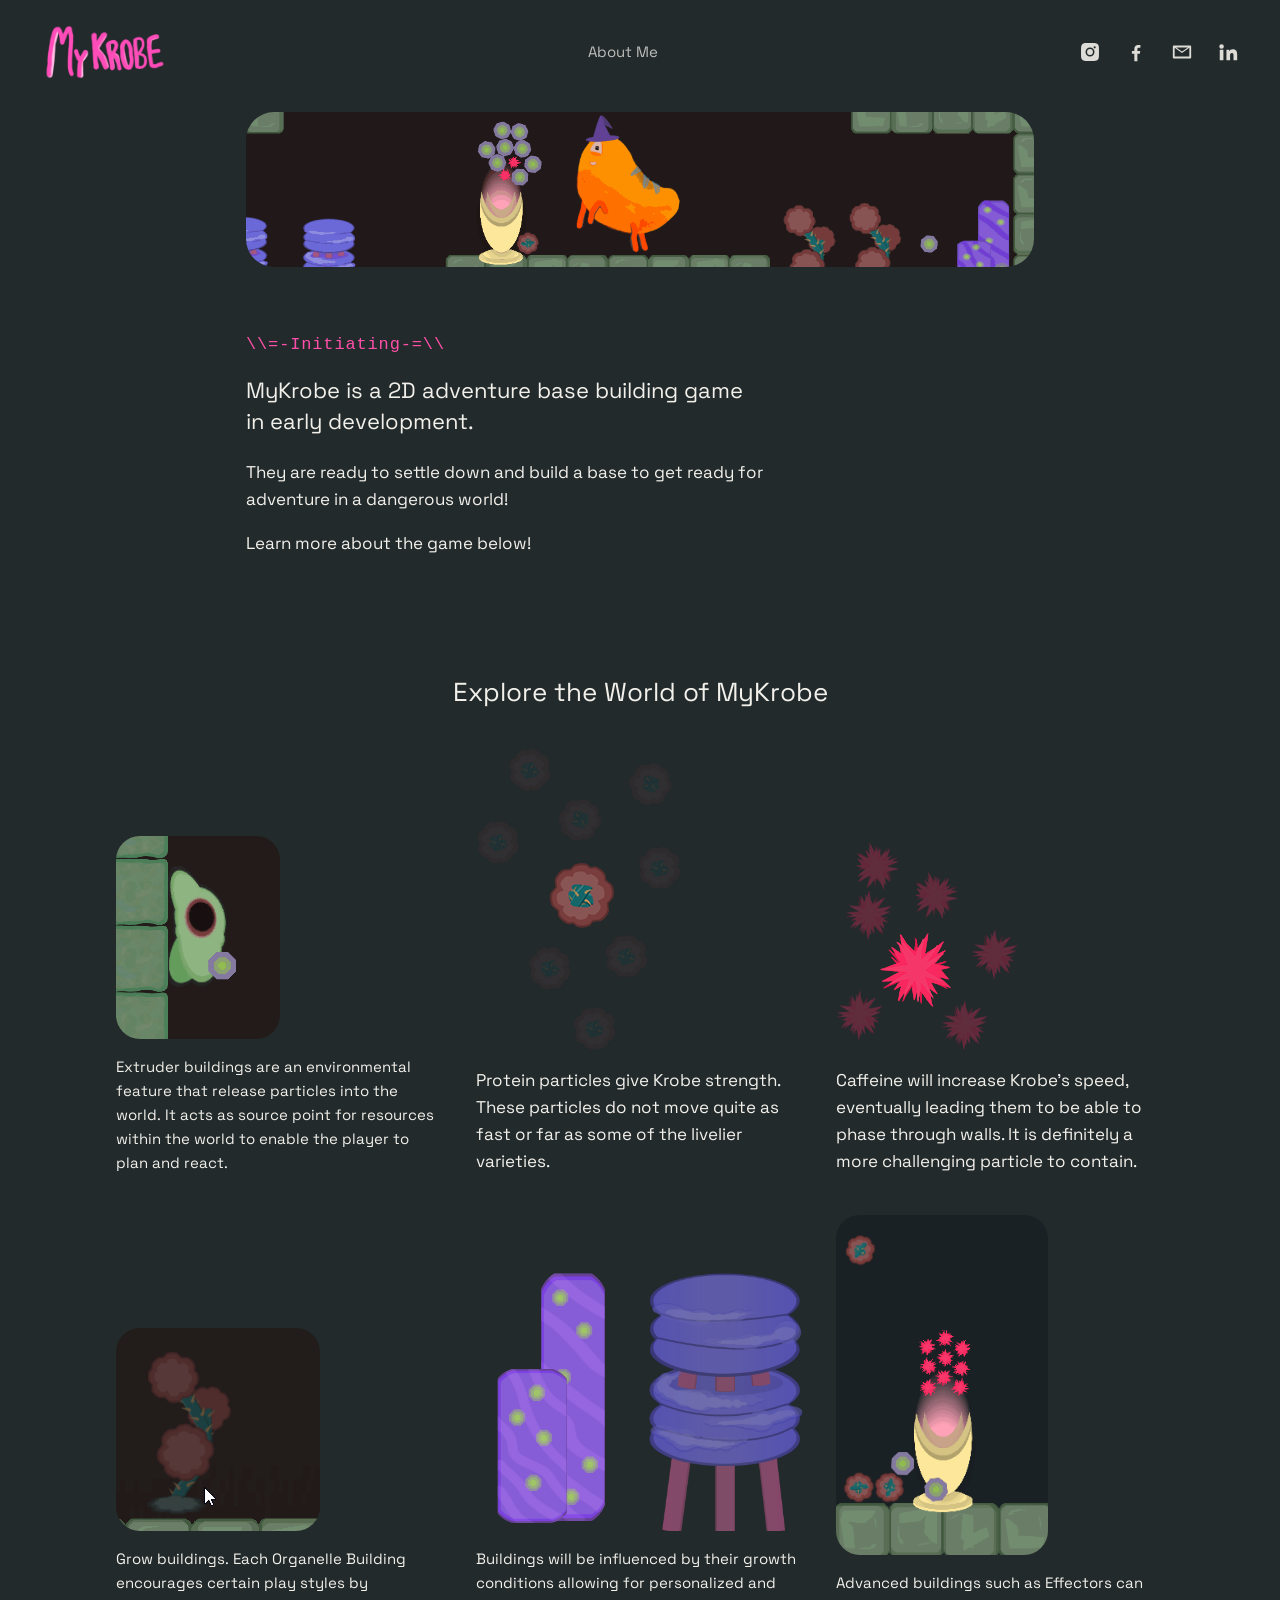
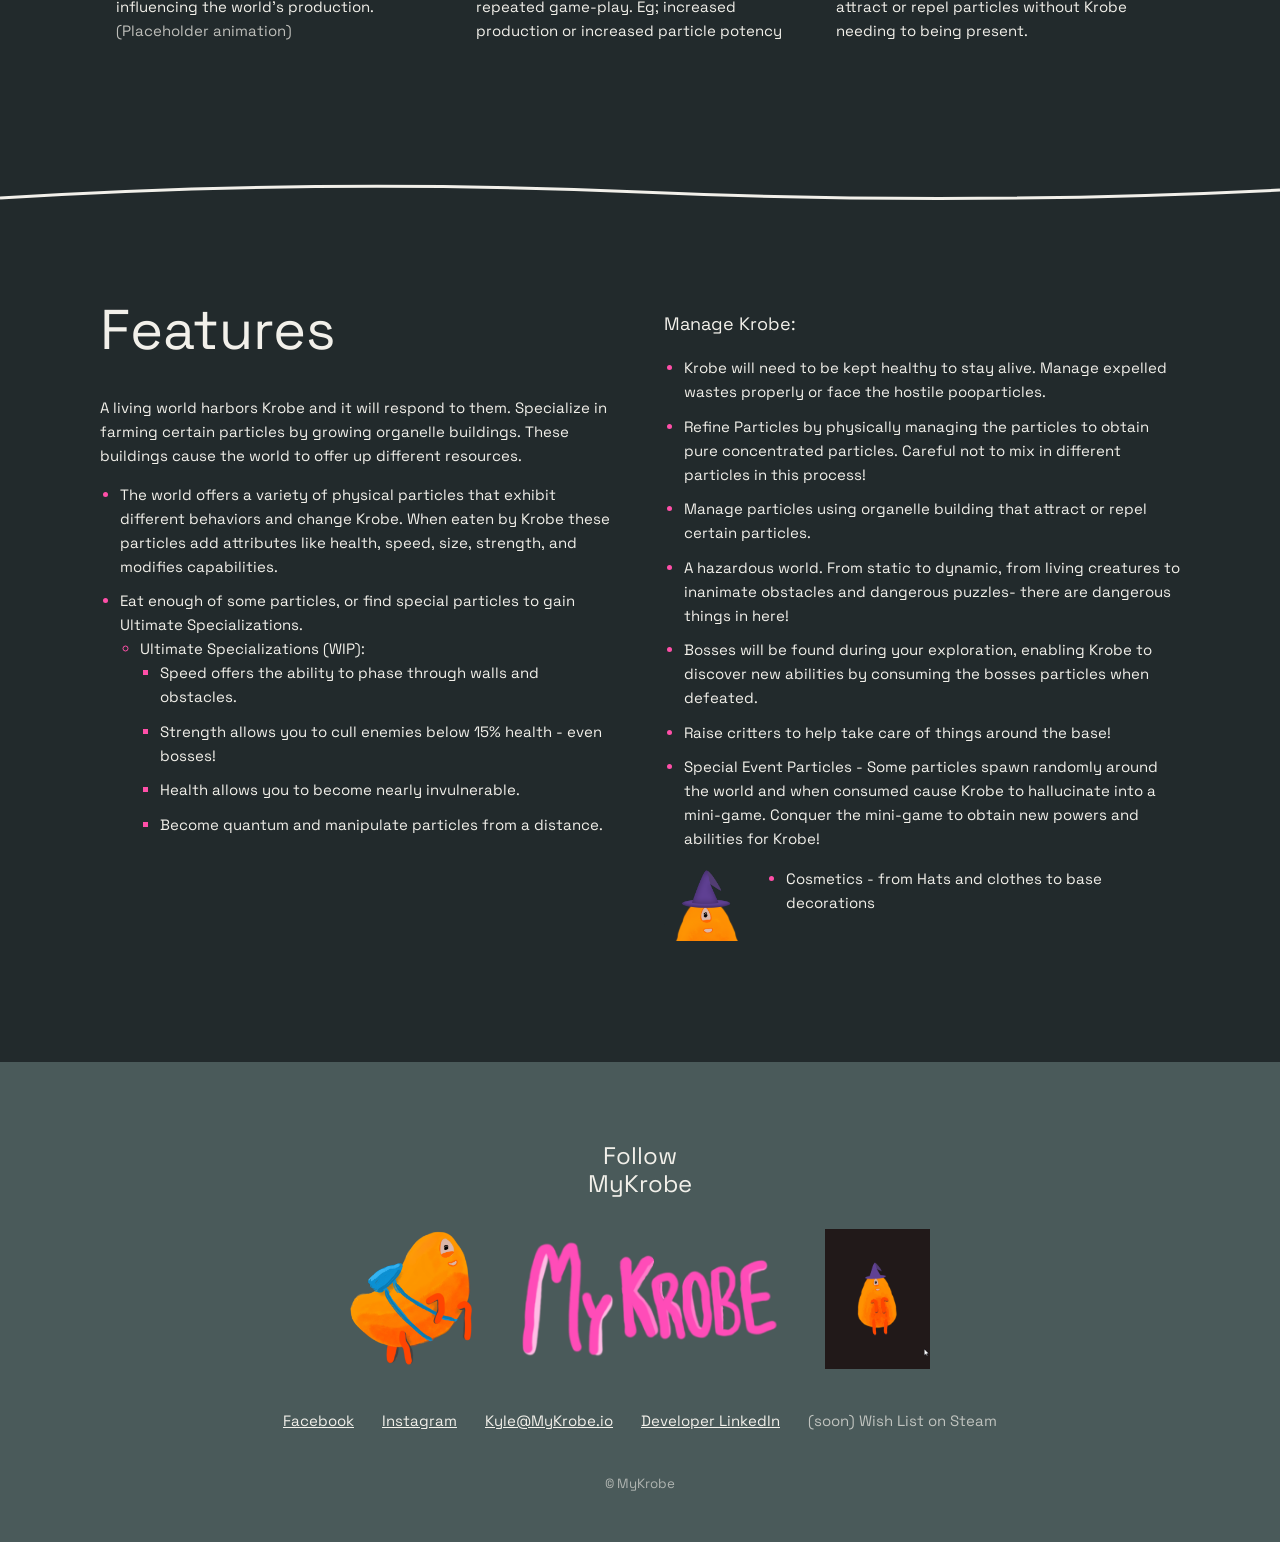
<file: index.html>
<!doctype html>
<html lang="en">
<head>
<title>MyKrobe</title>
<meta name="description" content="MyKrobe is a 2D adventure base building game in early development.">
<meta property="og:title" content="MyKrobe">
<meta property="og:description" content="MyKrobe is a 2D adventure base building game in early development.">
<meta charset="utf-8">
<script>document.documentElement.classList.add("js")</script>
<meta name="viewport" content="width=device-width, initial-scale=1">
<link rel="icon" href="/favicon.png">
<link rel="preconnect" href="https://fonts.googleapis.com">
<link rel="stylesheet" href="https://fonts.googleapis.com/css2?family=Space+Grotesk:wght@400;500&display=swap">
<link rel="stylesheet" href="/style.css">
<meta property="og:site_name" content="MyKrobe">
<meta property="og:image" content="https://www.mykrobe.io/media/share.png">
<meta name="twitter:card" content="summary_large_image">
</head>
<body>
<header class="top">
  <a class="logo" href="/"><img src="/media/Logo2-textonly.webp" alt="MyKrobe"></a>
  <nav><a href="/about/">About Me</a></nav>
  <div class="social">
    <a href="https://www.instagram.com/mykrobegame/" aria-label="Instagram"><svg viewBox="0 0 24 24"><path d="M12 2.2c3.2 0 3.6 0 4.8.1 1.2.1 1.8.2 2.2.4.6.2 1 .5 1.4.9.4.4.7.8.9 1.4.2.4.4 1 .4 2.2.1 1.3.1 1.6.1 4.8s0 3.6-.1 4.8c-.1 1.2-.2 1.8-.4 2.2-.2.6-.5 1-.9 1.4-.4.4-.8.7-1.4.9-.4.2-1 .4-2.2.4-1.3.1-1.6.1-4.8.1s-3.6 0-4.8-.1c-1.2-.1-1.8-.2-2.2-.4-.6-.2-1-.5-1.4-.9-.4-.4-.7-.8-.9-1.4-.2-.4-.4-1-.4-2.2C2.2 15.6 2.2 15.2 2.2 12s0-3.6.1-4.8c.1-1.2.2-1.8.4-2.2.2-.6.5-1 .9-1.4.4-.4.8-.7 1.4-.9.4-.2 1-.4 2.2-.4C8.4 2.2 8.8 2.2 12 2.2zm0 4.9a4.9 4.9 0 1 0 0 9.8 4.9 4.9 0 0 0 0-9.8zm0 8.1a3.2 3.2 0 1 1 0-6.4 3.2 3.2 0 0 1 0 6.4zm5.1-9.4a1.1 1.1 0 1 0 0 2.3 1.1 1.1 0 0 0 0-2.3z"/></svg></a>
    <a href="https://www.facebook.com/profile.php?id=61550959715350" aria-label="Facebook"><svg viewBox="0 0 24 24"><path d="M13.5 22v-8h2.7l.4-3.2h-3.1V8.8c0-.9.3-1.5 1.6-1.5h1.7V4.4c-.3 0-1.3-.1-2.5-.1-2.4 0-4.1 1.5-4.1 4.2v2.3H7.5V14h2.7v8h3.3z"/></svg></a>
    <a href="mailto:Kyle@MyKrobe.io?subject=Question%20from%20IO" aria-label="Email"><svg viewBox="0 0 24 24"><path d="M3 5h18a1 1 0 0 1 1 1v12a1 1 0 0 1-1 1H3a1 1 0 0 1-1-1V6a1 1 0 0 1 1-1zm1 2.4V17h16V7.4l-8 5.6-8-5.6zM5.6 7l6.4 4.5L18.4 7H5.6z"/></svg></a>
    <a href="https://www.linkedin.com/in/kyle-gillen-1805134a/" aria-label="Developer LinkedIn"><svg viewBox="0 0 24 24"><path d="M4.98 3.5a2.5 2.5 0 1 1 0 5 2.5 2.5 0 0 1 0-5zM3 9.5h4V21H3V9.5zm6.5 0h3.8v1.6h.1c.5-1 1.8-2 3.8-2 4 0 4.8 2.6 4.8 6V21h-4v-5.2c0-1.2 0-2.8-1.7-2.8s-2 1.3-2 2.7V21h-4V9.5z"/></svg></a>
  </div>
</header>
<main>
  <div class="hero"><img src="/media/AnimationbigFix.gif" alt="Krobe in the world of MyKrobe" width="1299" height="256"></div>

  <section class="intro">
    <p class="tag">\\=-Initiating-=\\</p>
    <p class="lead">MyKrobe is a 2D adventure base building game in early development.</p>
    <p>They are ready to settle down and build a base to get ready for adventure in a dangerous world!</p>
    <p>Learn more about the game below!</p>
  </section>

  <section class="explore wrap">
    <h2>Explore the World of MyKrobe</h2>
    <div class="grid">
      <div class="fade card"><img src="/media/exrude1.gif" alt="Extruder building" loading="lazy"><p>Extruder buildings are an environmental feature that release particles into the world. It acts as source point for resources within the world to enable the player to plan and react.</p></div>
      <div class="fade card big"><img src="/media/proteingroup1.webp" alt="Protein particles" loading="lazy"><p>Protein particles give Krobe strength. These particles do not move quite as fast or far as some of the livelier varieties.</p></div>
      <div class="fade card big"><img src="/media/caffeinegroup1.webp" alt="Caffeine particles" loading="lazy"><p>Caffeine will increase Krobe’s speed, eventually leading them to be able to phase through walls. It is definitely a more challenging particle to contain.</p></div>
      <div class="fade card"><img src="/media/growbuilding1.gif" alt="A building growing" loading="lazy"><p>Grow buildings. Each Organelle Building encourages certain play styles by influencing the world’s production.<br><span class="note">(Placeholder animation)</span></p></div>
      <div class="fade card"><div class="pair"><img src="/media/png4Building-4.webp" alt="Organelle building" loading="lazy"><img src="/media/pngBuilding-3-Anim.webp" alt="Organelle building" loading="lazy"></div><p>Buildings will be influenced by their growth conditions allowing for personalized and repeated game-play. Eg; increased production or increased particle potency</p></div>
      <div class="fade card"><img src="/media/Animation2.gif" alt="An Effector building" loading="lazy"><p>Advanced buildings such as Effectors can attract or repel particles without Krobe needing to being present.</p></div>
    </div>
    <p class="fade bosses">Bosses lurk in the world, waiting to be woken up and defeated!</p>
  </section>

  <svg class="wave" viewBox="0 0 1200 40" preserveAspectRatio="none" aria-hidden="true"><path d="M0 20 Q300 0 600 14 T1200 12" fill="none" stroke="#f2f0ea" stroke-width="3"/></svg>

  <section class="features wrap">
    <div class="cols">
      <div>
        <h2>Features</h2>
        <p>A living world harbors Krobe and it will respond to them. Specialize in farming certain particles by growing organelle buildings. These buildings cause the world to offer up different resources.</p>
        <ul>
          <li>The world offers a variety of physical particles that exhibit different behaviors and change Krobe. When eaten by Krobe these particles add attributes like health, speed, size, strength, and modifies capabilities.</li>
          <li>Eat enough of some particles, or find special particles to gain Ultimate Specializations.
            <ul><li>Ultimate Specializations (WIP):
              <ul>
                <li>Speed offers the ability to phase through walls and obstacles.</li>
                <li>Strength allows you to cull enemies below 15% health - even bosses!</li>
                <li>Health allows you to become nearly invulnerable.</li>
                <li>Become quantum and manipulate particles from a distance.</li>
              </ul></li></ul></li>
        </ul>
      </div>
      <div>
        <p class="sub">Manage Krobe:</p>
        <ul>
          <li>Krobe will need to be kept healthy to stay alive. Manage expelled wastes properly or face the hostile pooparticles.</li>
          <li>Refine Particles by physically managing the particles to obtain pure concentrated particles. Careful not to mix in different particles in this process!</li>
          <li>Manage particles using organelle building that attract or repel certain particles.</li>
          <li>A hazardous world. From static to dynamic, from living creatures to inanimate obstacles and dangerous puzzles- there are dangerous things in here!</li>
          <li>Bosses will be found during your exploration, enabling Krobe to discover new abilities by consuming the bosses particles when defeated.</li>
          <li>Raise critters to help take care of things around the base!</li>
          <li>Special Event Particles - Some particles spawn randomly around the world and when consumed cause Krobe to hallucinate into a mini-game. Conquer the mini-game to obtain new powers and abilities for Krobe!</li>
        </ul>
        <div class="fade cosmetics"><img src="/media/smallhatKrobeFront.webp" alt="Krobe in a witch hat" loading="lazy"><ul><li>Cosmetics - from Hats and clothes to base decorations</li></ul></div>
      </div>
    </div>
  </section>
</main>
<footer class="foot">
  <h3>Follow<br>MyKrobe</h3>
  <div class="fade pics">
    <img src="/media/index.webp" alt="" loading="lazy">
    <img src="/media/Logo2-textonly.webp" alt="MyKrobe" loading="lazy">
    <img src="/media/poop1.gif" alt="" loading="lazy">
  </div>
  <div class="links">
    <a href="https://www.facebook.com/profile.php?id=61550959715350">Facebook</a>
    <a href="https://www.instagram.com/mykrobegame/">Instagram</a>
    <a href="mailto:Kyle@MyKrobe.io?subject=Question%20from%20IO">Kyle@MyKrobe.io</a>
    <a href="https://www.linkedin.com/in/kyle-gillen-1805134a/">Developer LinkedIn</a>
    <span>(soon) Wish List on Steam</span>
  </div>
  <small>© MyKrobe</small>
</footer>

<script>
// fade sections in as they scroll into view
(function(){var els=document.querySelectorAll('.fade');if(!('IntersectionObserver' in window)){els.forEach(function(e){e.classList.add('in')});return}
var io=new IntersectionObserver(function(es){es.forEach(function(e){if(e.isIntersecting){e.target.classList.add('in');io.unobserve(e.target)}})},{rootMargin:'0px 0px -8% 0px'});els.forEach(function(e){io.observe(e)})})();
</script>
</body>
</html>
</file>
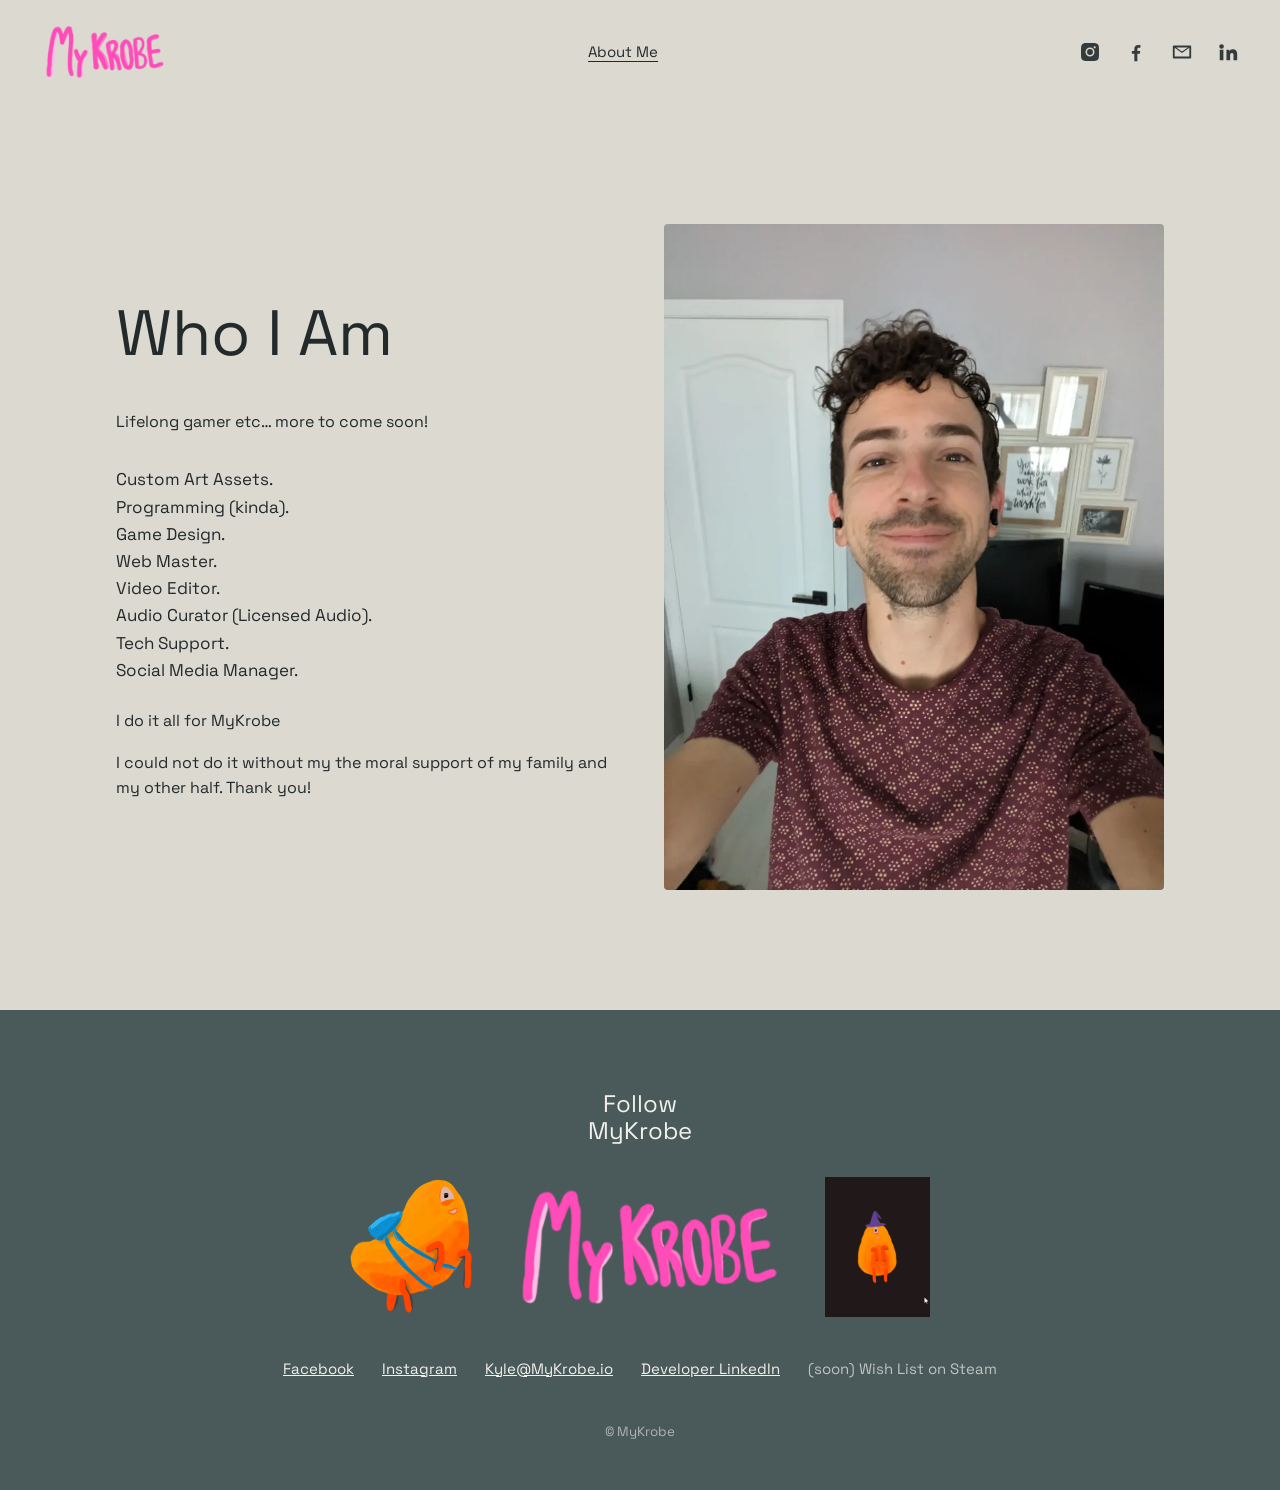
<file: about/index.html>
<!doctype html>
<html lang="en">
<head>
<title>Developer - About Me — MyKrobe</title>
<meta name="description" content="The developer behind MyKrobe.">
<meta property="og:title" content="Developer - About Me — MyKrobe">
<meta charset="utf-8">
<script>document.documentElement.classList.add("js")</script>
<meta name="viewport" content="width=device-width, initial-scale=1">
<link rel="icon" href="/favicon.png">
<link rel="preconnect" href="https://fonts.googleapis.com">
<link rel="stylesheet" href="https://fonts.googleapis.com/css2?family=Space+Grotesk:wght@400;500&display=swap">
<link rel="stylesheet" href="/style.css">
<meta property="og:site_name" content="MyKrobe">
<meta property="og:image" content="https://www.mykrobe.io/media/share.png">
<meta name="twitter:card" content="summary_large_image">
</head>
<body class="light">
<header class="top">
  <a class="logo" href="/"><img src="/media/Logo2-textonly.webp" alt="MyKrobe"></a>
  <nav><a href="/about/" aria-current="page">About Me</a></nav>
  <div class="social">
    <a href="https://www.instagram.com/mykrobegame/" aria-label="Instagram"><svg viewBox="0 0 24 24"><path d="M12 2.2c3.2 0 3.6 0 4.8.1 1.2.1 1.8.2 2.2.4.6.2 1 .5 1.4.9.4.4.7.8.9 1.4.2.4.4 1 .4 2.2.1 1.3.1 1.6.1 4.8s0 3.6-.1 4.8c-.1 1.2-.2 1.8-.4 2.2-.2.6-.5 1-.9 1.4-.4.4-.8.7-1.4.9-.4.2-1 .4-2.2.4-1.3.1-1.6.1-4.8.1s-3.6 0-4.8-.1c-1.2-.1-1.8-.2-2.2-.4-.6-.2-1-.5-1.4-.9-.4-.4-.7-.8-.9-1.4-.2-.4-.4-1-.4-2.2C2.2 15.6 2.2 15.2 2.2 12s0-3.6.1-4.8c.1-1.2.2-1.8.4-2.2.2-.6.5-1 .9-1.4.4-.4.8-.7 1.4-.9.4-.2 1-.4 2.2-.4C8.4 2.2 8.8 2.2 12 2.2zm0 4.9a4.9 4.9 0 1 0 0 9.8 4.9 4.9 0 0 0 0-9.8zm0 8.1a3.2 3.2 0 1 1 0-6.4 3.2 3.2 0 0 1 0 6.4zm5.1-9.4a1.1 1.1 0 1 0 0 2.3 1.1 1.1 0 0 0 0-2.3z"/></svg></a>
    <a href="https://www.facebook.com/profile.php?id=61550959715350" aria-label="Facebook"><svg viewBox="0 0 24 24"><path d="M13.5 22v-8h2.7l.4-3.2h-3.1V8.8c0-.9.3-1.5 1.6-1.5h1.7V4.4c-.3 0-1.3-.1-2.5-.1-2.4 0-4.1 1.5-4.1 4.2v2.3H7.5V14h2.7v8h3.3z"/></svg></a>
    <a href="mailto:Kyle@MyKrobe.io?subject=Question%20from%20IO" aria-label="Email"><svg viewBox="0 0 24 24"><path d="M3 5h18a1 1 0 0 1 1 1v12a1 1 0 0 1-1 1H3a1 1 0 0 1-1-1V6a1 1 0 0 1 1-1zm1 2.4V17h16V7.4l-8 5.6-8-5.6zM5.6 7l6.4 4.5L18.4 7H5.6z"/></svg></a>
    <a href="https://www.linkedin.com/in/kyle-gillen-1805134a/" aria-label="Developer LinkedIn"><svg viewBox="0 0 24 24"><path d="M4.98 3.5a2.5 2.5 0 1 1 0 5 2.5 2.5 0 0 1 0-5zM3 9.5h4V21H3V9.5zm6.5 0h3.8v1.6h.1c.5-1 1.8-2 3.8-2 4 0 4.8 2.6 4.8 6V21h-4v-5.2c0-1.2 0-2.8-1.7-2.8s-2 1.3-2 2.7V21h-4V9.5z"/></svg></a>
  </div>
</header>
<main class="about">
  <div class="wrap cols">
    <div>
      <h1>Who I Am</h1>
      <p>Lifelong gamer etc… more to come soon!</p>
      <div class="roles">
        <div>Custom Art Assets.</div><div>Programming (kinda).</div><div>Game Design.</div><div>Web Master.</div>
        <div>Video Editor.</div><div>Audio Curator (Licensed Audio).</div><div>Tech Support.</div><div>Social Media Manager.</div>
      </div>
      <p>I do it all for MyKrobe</p>
      <p>I could not do it without my the moral support of my family and my other half. Thank you!</p>
    </div>
    <img src="/media/developer.webp" alt="The developer of MyKrobe" width="900" height="1200">
  </div>
</main>
<footer class="foot">
  <h3>Follow<br>MyKrobe</h3>
  <div class="fade pics">
    <img src="/media/index.webp" alt="" loading="lazy">
    <img src="/media/Logo2-textonly.webp" alt="MyKrobe" loading="lazy">
    <img src="/media/poop1.gif" alt="" loading="lazy">
  </div>
  <div class="links">
    <a href="https://www.facebook.com/profile.php?id=61550959715350">Facebook</a>
    <a href="https://www.instagram.com/mykrobegame/">Instagram</a>
    <a href="mailto:Kyle@MyKrobe.io?subject=Question%20from%20IO">Kyle@MyKrobe.io</a>
    <a href="https://www.linkedin.com/in/kyle-gillen-1805134a/">Developer LinkedIn</a>
    <span>(soon) Wish List on Steam</span>
  </div>
  <small>© MyKrobe</small>
</footer>

<script>
// fade sections in as they scroll into view
(function(){var els=document.querySelectorAll('.fade');if(!('IntersectionObserver' in window)){els.forEach(function(e){e.classList.add('in')});return}
var io=new IntersectionObserver(function(es){es.forEach(function(e){if(e.isIntersecting){e.target.classList.add('in');io.unobserve(e.target)}})},{rootMargin:'0px 0px -8% 0px'});els.forEach(function(e){io.observe(e)})})();
</script>
</body>
</html>
</file>
<file: style.css>
:root {
  --bg: #222a2c;
  --bg-2: #4a5a5a;
  --paper: #dcd9d0;
  --ink: #f2f0ea;
  --ink-dark: #222a2c;
  --pink: #ff4fa8;
  --max: 1080px;
}
* { box-sizing: border-box; }
html { scroll-behavior: smooth; }
body {
  margin: 0; background: var(--bg); color: var(--ink);
  font: 16px/1.6 "Space Grotesk", "Helvetica Neue", Arial, sans-serif;
}
img { max-width: 100%; height: auto; display: block; }
a { color: inherit; }
a:focus-visible { outline: 2px solid var(--pink); outline-offset: 3px; }
.js .fade { opacity: 0; transform: translateY(16px); transition: opacity .6s ease, transform .6s ease; }
.js .fade.in { opacity: 1; transform: none; }
@media (prefers-reduced-motion: reduce) { .js .fade { opacity: 1; transform: none; transition: none; } .card:hover { transform: none; } }
h1, h2, h3 { font-weight: 400; line-height: 1.15; margin: 0 0 .6em; }

/* header */
.top {
  display: flex; align-items: center; justify-content: space-between; gap: 16px;
  padding: 20px clamp(16px, 3vw, 40px);
}
.top .logo img { height: 64px; width: auto; }
.top nav a { text-decoration: none; opacity: .75; font-size: 15px; }
.top nav a:hover, .top nav a[aria-current] { opacity: 1; text-decoration: underline; text-underline-offset: 4px; }
.social { display: flex; gap: 18px; align-items: center; }
.social a { display: grid; place-items: center; width: 28px; height: 28px; opacity: .9; }
.social a:hover { opacity: 1; color: var(--pink); }
.social svg { width: 22px; height: 22px; fill: currentColor; }

.wrap { max-width: var(--max); margin: 0 auto; padding: 0 16px; }

/* home */
.hero { margin: 8px auto 0; max-width: 820px; padding: 0 16px; }
.hero img { border-radius: 28px; width: 100%; }
.intro { max-width: 820px; margin: 64px auto; padding: 0 16px; }
.intro p { margin: 0 0 1em; max-width: 520px; font-size: 17px; }
.intro .lead { font-size: 22px; line-height: 1.4; }
.intro .tag { font-family: ui-monospace, monospace; color: var(--pink); letter-spacing: .05em; }

.explore h2 { text-align: center; font-size: 26px; margin: 120px 0 40px; }
.grid { display: grid; grid-template-columns: repeat(3, 1fr); gap: 40px 32px; align-items: end; }
.card img { border-radius: 24px; margin: 0 0 16px; max-height: 340px; width: auto; }
.card .pair { display: flex; gap: 12px; align-items: flex-end; }
.card .pair img { max-height: 260px; min-width: 0; flex: 1 1 0; object-fit: contain; }
.card p { margin: 0; font-size: 15px; }
.card { transition: transform .25s ease; }
.card:hover { transform: translateY(-4px); }
.card.big p { font-size: 17px; }
.card .note { opacity: .75; }
.bosses { text-align: center; margin: 96px 0 0; font-size: clamp(18px, 2.4vw, 24px); }

.wave { display: block; width: 100%; height: 40px; }
.features { padding: 80px 0 120px; }
.features .cols { display: grid; grid-template-columns: 1fr 1fr; gap: 48px; }
.features h2 { font-size: clamp(36px, 5vw, 56px); }
.features p, .features li { font-size: 15px; }
.features .sub { font-size: 18px; margin-top: 12px; }
.features li::marker { color: var(--pink); }
.features ul { padding-left: 20px; margin: 0 0 1em; }
.features li { margin: 0 0 .7em; }
.features ul ul { list-style: circle; }
.features ul ul ul { list-style: square; }
.cosmetics { display: flex; align-items: center; gap: 12px; }
.cosmetics img { width: 90px; flex: none; }

/* footer */
.foot { background: var(--bg-2); padding: 80px 16px 48px; text-align: center; }
.foot h3 { font-size: 24px; margin-bottom: 32px; }
.foot .pics { display: flex; justify-content: center; align-items: flex-end; gap: 32px; flex-wrap: wrap; margin-bottom: 40px; }
.foot .pics img { height: 140px; width: auto; }
.btn { display: inline-block; margin-top: 8px; padding: 12px 22px; border-radius: 999px; background: var(--pink); color: #fff; text-decoration: none; font-weight: 500; }
.btn:hover { filter: brightness(1.1); }
.foot .links { display: flex; justify-content: center; gap: 10px 28px; flex-wrap: wrap; font-size: 15px; }
.foot .links span { opacity: .7; }
.foot small { display: block; margin-top: 40px; opacity: .6; }

/* about */
.about { background: var(--paper); color: var(--ink-dark); padding: 120px 0; }
.about .cols { display: grid; grid-template-columns: 1fr 1fr; gap: 48px; align-items: center; }
.about h1 { font-size: clamp(40px, 6vw, 64px); }
.about .roles { margin: 32px 0 24px; }
.about .roles div { font-size: 17px; }
.about img { border-radius: 4px; }
body.light .top { background: var(--paper); color: var(--ink-dark); }

@media (max-width: 760px) {
  .top { flex-wrap: wrap; row-gap: 12px; }
  .social { order: 3; width: 100%; justify-content: flex-start; }
  .top .logo img { height: 48px; }
  .grid, .features .cols, .about .cols { grid-template-columns: 1fr; }
  .card img { max-height: 280px; }
  .intro { margin: 40px auto; }
  .explore h2 { margin-top: 64px; }
  .about { padding: 48px 0 72px; }
}
</file>
